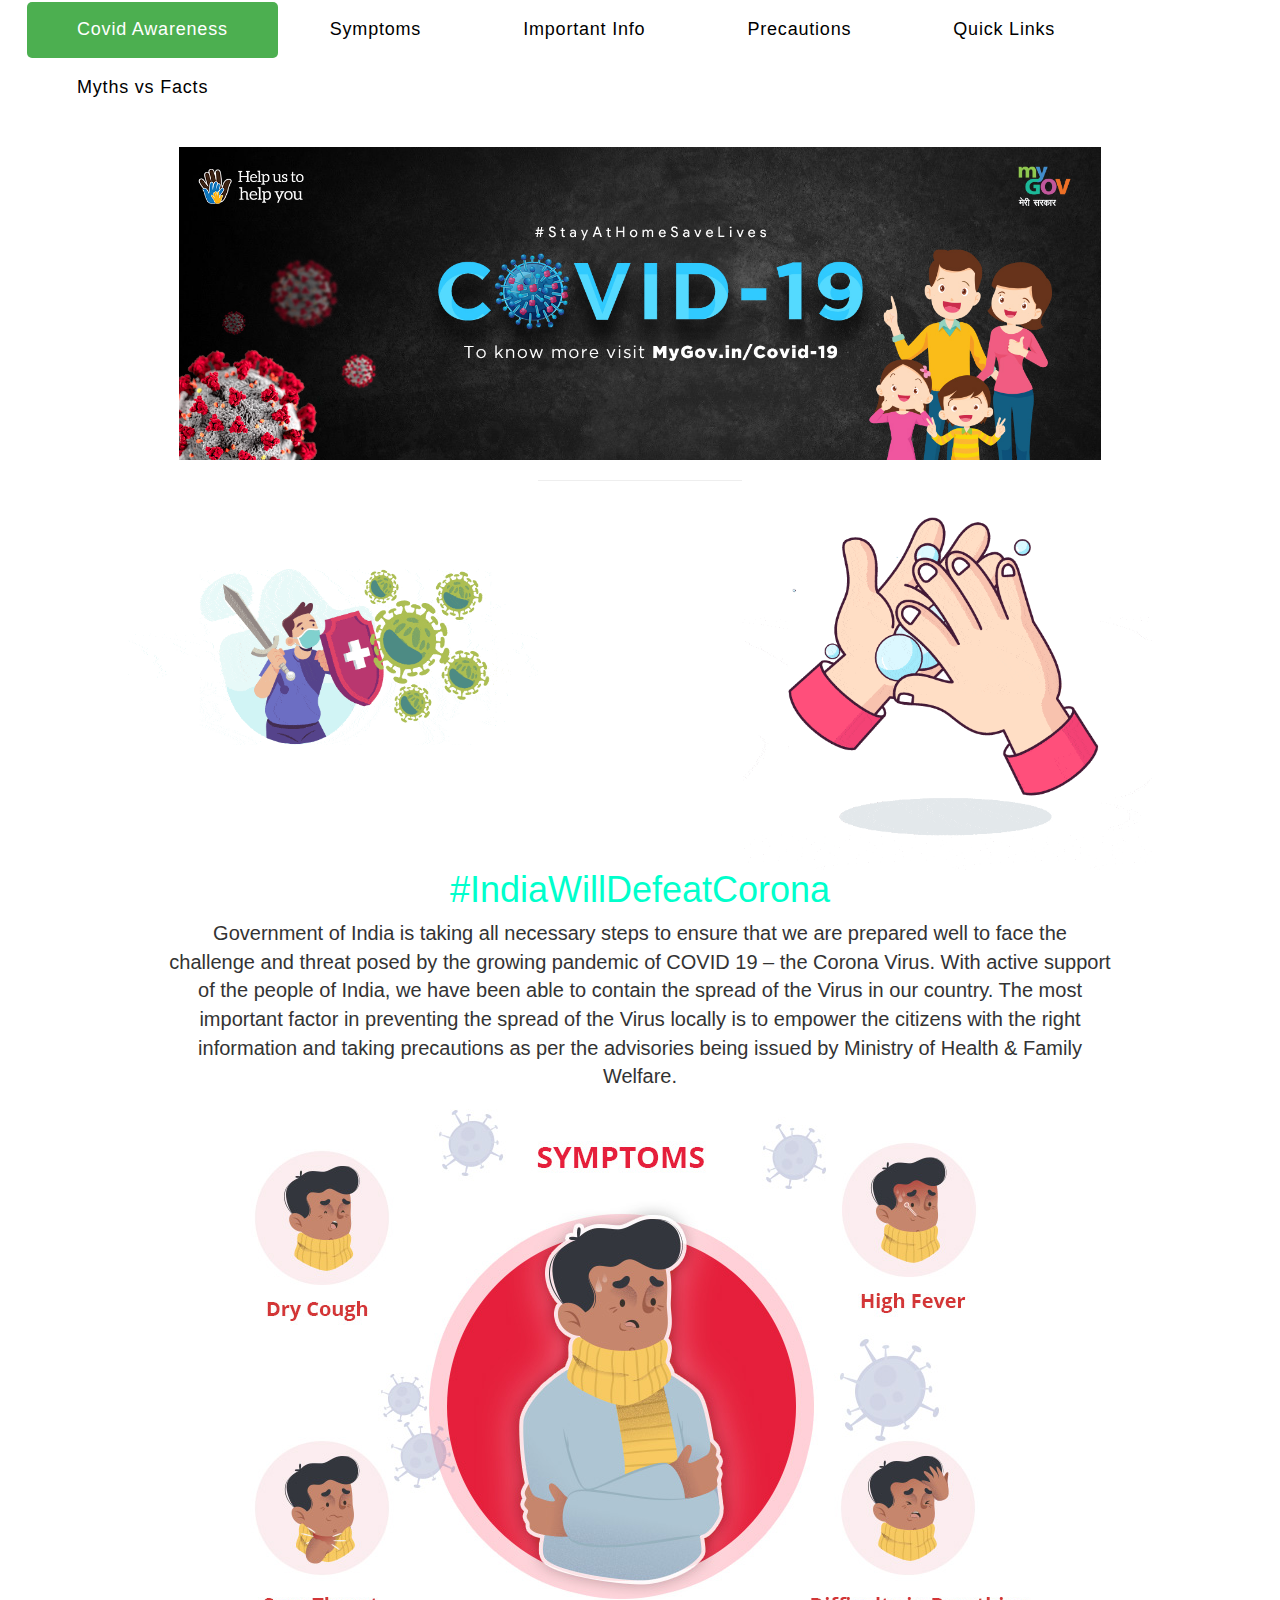
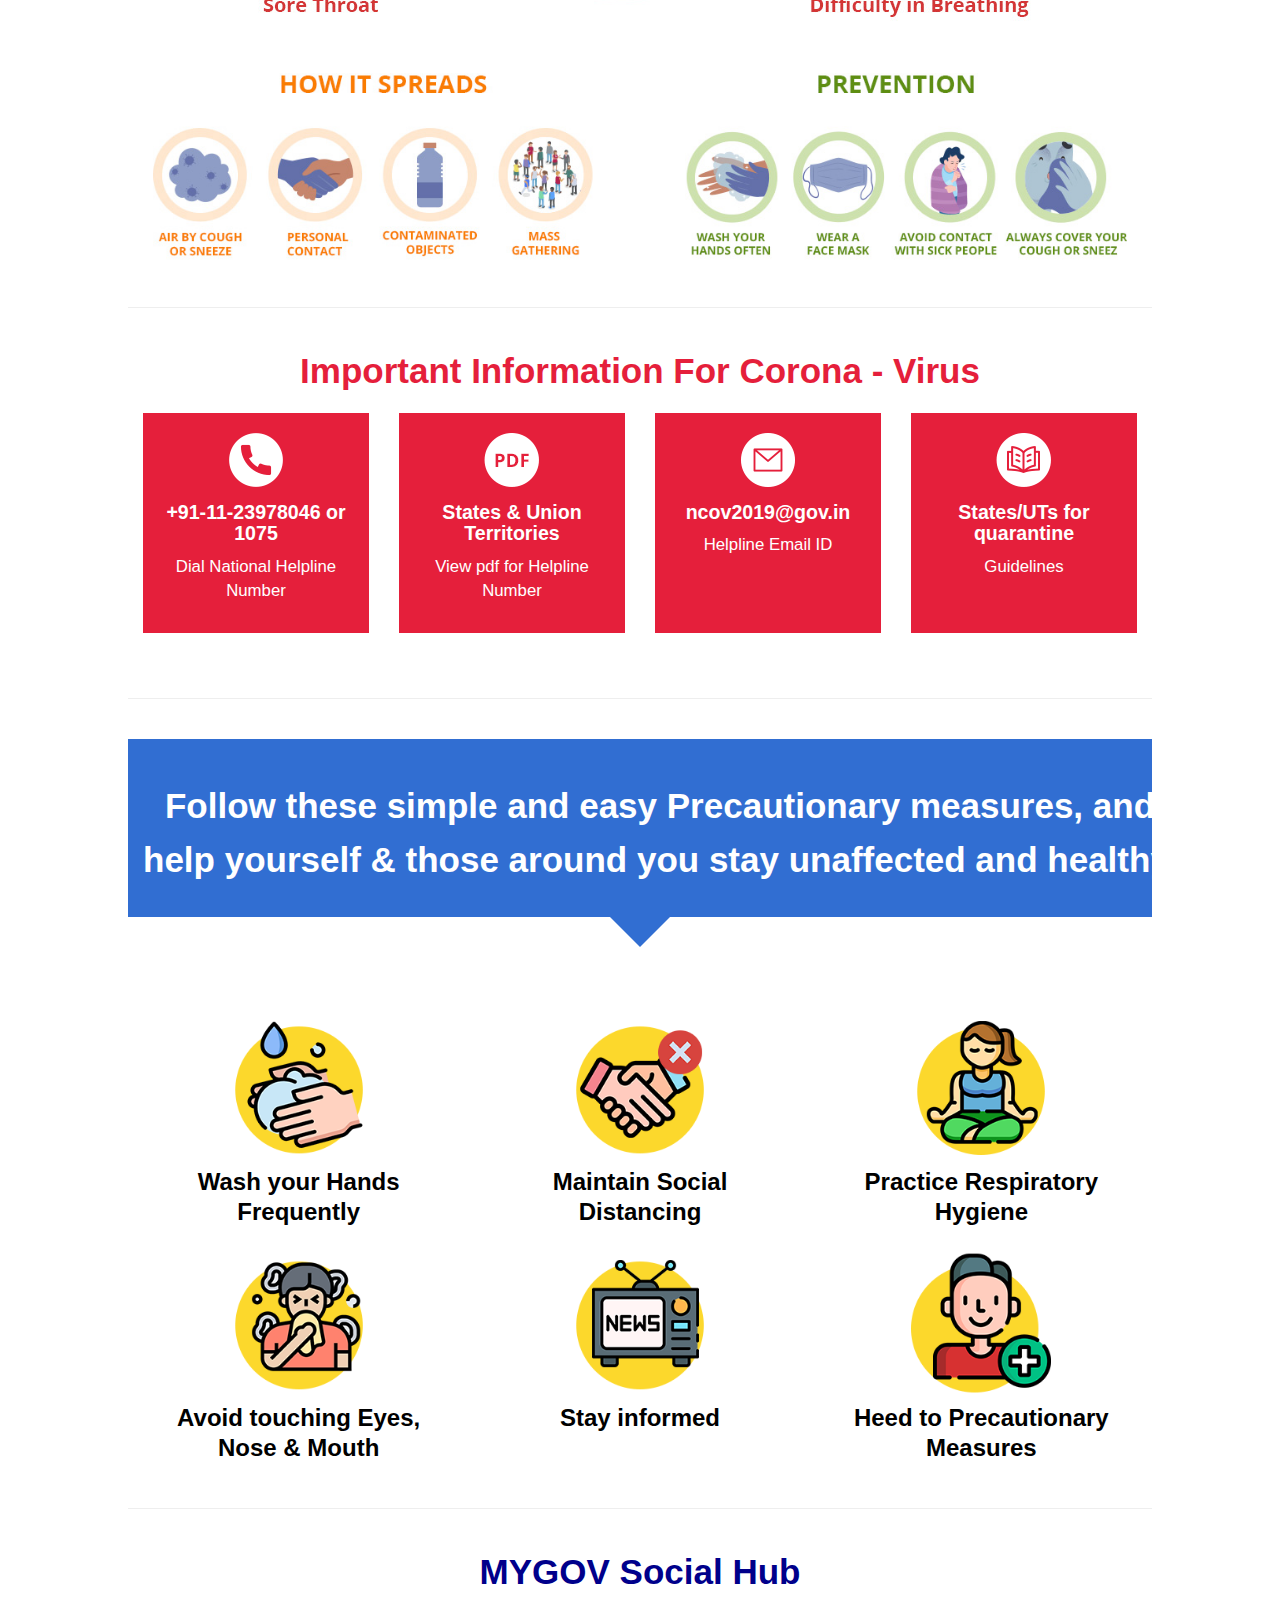
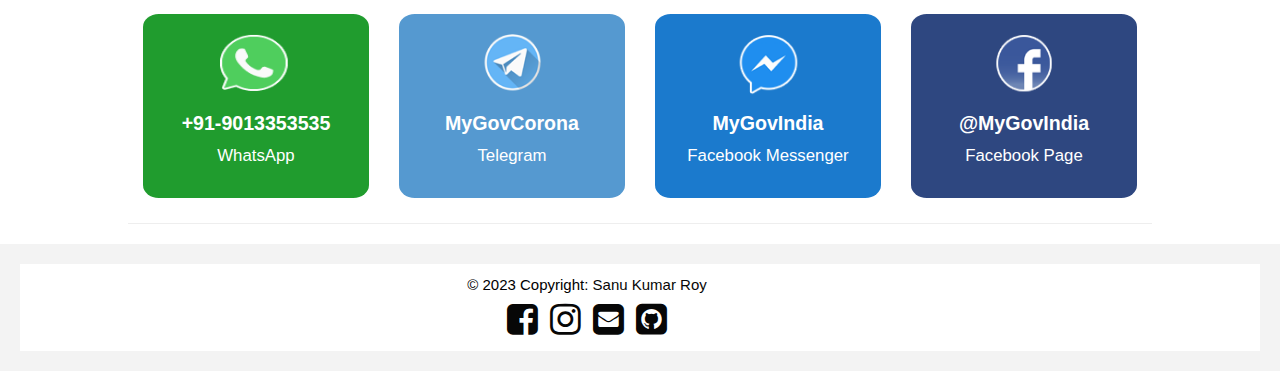
<file: Covid-Awareness-Website/index.html>
<!DOCTYPE html>
<html>
  <head>
    <title>Covid Awareness Website</title>
    <link rel="stylesheet" type="text/css" href="css/main.css" />
    <link rel="stylesheet" type="text/css" href="css/bootstrap.min.css" />
    <link
      href="//maxcdn.bootstrapcdn.com/font-awesome/4.1.0/css/font-awesome.min.css"
      rel="stylesheet"
    />
  </head>

  <body>
    <nav>
      <li><a class="active" href="index.html">Covid Awareness</a></li>
      <li><a href="#symptoms">Symptoms</a></li>
      <li><a href="#impinfo">Important Info</a></li>
      <li><a href="#precautions">Precautions</a></li>
      <li><a href="page2.html#quicklinks">Quick Links</a></li>
      <li><a href="page2.html#mythbusters">Myths vs Facts</a></li>
    </nav>

    <div class="content">
      <div class="image1">
        <img src="img/MainImage.jpg" />
      </div>

      <div class="Gif">
        <div class="Gif1">
          <img src="img/gif/Gif1.gif" style="width: 100%" />
        </div>
        <div class="Gif2">
          <img src="img/gif/Gif2.gif" style="width: 100%" />
        </div>
      </div>
      <hr />
      <br />

      <center>
        <h1 id="hashtag1">#IndiaWillDefeatCorona</h1>
      </center>
      <center>
        <p id="symptoms">
          Government of India is taking all necessary steps to ensure that we
          are prepared well to face the challenge and threat posed by the
          growing pandemic of COVID 19 – the Corona Virus. With active support
          of the people of India, we have been able to contain the spread of the
          Virus in our country. The most important factor in preventing the
          spread of the Virus locally is to empower the citizens with the right
          information and taking precautions as per the advisories being issued
          by Ministry of Health & Family Welfare.
        </p>
      </center>

      <div>
        <center><img src="img/symptoms.jpg" /></center>
      </div>

      <div class="CauseSolution">
        <div class="Causes">
          <img src="img/block-one.jpg" style="width: 100%" />
        </div>
        <div class="Causes">
          <img src="img/block-two.jpg" style="width: 100%" />
        </div>
      </div>
      <hr />

      <div class="imp-info-area" id="impinfo">
        <h3 class="important-heading">
          <strong>Important Information For Corona - Virus</strong>
        </h3>
        <div class="block">
          <div class="icon">
            <img src="img/impinfo/icon-one.png" alt="" />
          </div>
          <div class="text-area">
            <h3><strong>+91-11-23978046 or 1075</strong></h3>
            <p>Dial National Helpline Number</p>
          </div>
        </div>

        <div class="block">
          <div class="icon">
            <a
              href="https://www.mohfw.gov.in/pdf/coronvavirushelplinenumber.pdf"
              target="_blank"
            >
              <img src="img/impinfo/icon-two.png" alt="" />
            </a>
          </div>
          <div class="text-area">
            <a
              href="https://www.mohfw.gov.in/pdf/coronvavirushelplinenumber.pdf"
              target="_blank"
            >
              <h3><strong>States &amp; Union Territories</strong></h3>
              <p></p>
            </a>
            <p>
              <a
                href="https://www.mohfw.gov.in/pdf/coronvavirushelplinenumber.pdf"
                target="_blank"
                >View pdf for Helpline Number</a
              >
            </p>
          </div>
        </div>

        <div class="block">
          <div class="icon">
            <a href="mailto:ncov2019@gov.in">
              <img src="img/impinfo/icon-three.png" alt="" />
            </a>
          </div>
          <div class="text-area">
            <a href="mailto:ncov2019@gov.in">
              <h3><strong>ncov2019@gov.in</strong></h3>
              <p>Helpline Email ID</p>
            </a>
          </div>
        </div>

        <div class="block">
          <div class="icon">
            <a
              href="https://www.mohfw.gov.in/pdf/SOPforqurantine.pdf"
              target="_blank"
            >
              <img src="img/impinfo/icon-four.png" alt="" />
            </a>
          </div>
          <div class="text-area">
            <a
              href="https://www.mohfw.gov.in/pdf/SOPforqurantine.pdf"
              target="_blank"
            >
              <h3><strong>States/UTs for quarantine</strong></h3>
            </a>
            <a
              href="https://www.mohfw.gov.in/pdf/SOPforqurantine.pdf"
              target="_blank"
            >
              <p>Guidelines</p>
            </a>
          </div>
        </div>
      </div>
      <br />
      <hr />
      <br />

      <section class="followSteps" id="precautions">
        <div class="stepHeading">
          <div class="container text-center">
            <h2>
              Follow these simple and easy Precautionary measures, and help
              yourself & those around you stay unaffected and healthy.
            </h2>
          </div>
        </div>
        <div class="steps-covid">
          <div class="container-fluid">
            <div class="row">
              <div class="col-xs-4">
                <div class="covidThumb">
                  <img src="img/icons/icon-1.png" alt="icon" />
                  <span>Wash your Hands <br />Frequently </span>
                </div>
              </div>
              <div class="col-xs-4">
                <div class="covidThumb">
                  <img src="img/icons/icon-2.png" alt="icon" />
                  <span>Maintain Social <br />Distancing </span>
                </div>
              </div>
              <div class="col-xs-4">
                <div class="covidThumb">
                  <img src="img/icons/icon-3.png" alt="icon" />
                  <span>Practice Respiratory <br />Hygiene </span>
                </div>
              </div>
            </div>
            <div class="row">
              <div class="col-xs-4">
                <div class="covidThumb">
                  <img src="img/icons/icon-4.png" alt="icon" />
                  <span>Avoid touching Eyes, <br />Nose & Mouth </span>
                </div>
              </div>
              <div class="col-xs-4">
                <div class="covidThumb">
                  <img src="img/icons/icon-5.png" alt="icon" />
                  <span>Stay informed </span>
                </div>
              </div>
              <div class="col-xs-4">
                <div class="covidThumb">
                  <img src="img/icons/icon-6.png" alt="icon" />
                  <span>Heed to Precautionary <br />Measures </span>
                </div>
              </div>
            </div>
          </div>
        </div>
      </section>
      <hr />
      <div class="social-hub" id="socialhub">
        <h3 class="important-heading">
          <strong>MYGOV Social Hub</strong>
        </h3>
        <div class="block whatsapp">
          <div class="icon">
            <a href="https://wa.me/919013353535?text=Hi" target="_blank">
              <img src="img/icons/whatsapp.png" alt="" />
            </a>
          </div>
          <div class="text-area">
            <a href="https://wa.me/919013353535?text=Hi" target="_blank">
              <h3><strong>+91-9013353535</strong></h3>
            </a>
            <p>
              <a href="https://wa.me/919013353535?text=Hi" target="_blank"
                >WhatsApp</a
              >
            </p>
          </div>
        </div>

        <div class="block telegram">
          <div class="icon">
            <a href="https://t.me/MyGovCoronaNewsdesk" target="_blank">
              <img src="img/icons/telegram.png" alt="" />
            </a>
          </div>
          <div class="text-area">
            <a href="https://t.me/MyGovCoronaNewsdesk" target="_blank">
              <h3><strong>MyGovCorona</strong></h3>
              <p></p>
            </a>
            <p>
              <a href="https://t.me/MyGovCoronaNewsdesk" target="_blank"
                >Telegram</a
              >
            </p>
          </div>
        </div>

        <div class="block messenger">
          <div class="icon">
            <a href="https://www.messenger.com/t/MyGovIndia" target="_blank">
              <img src="img/icons/messenger.png" alt="" />
            </a>
          </div>
          <div class="text-area">
            <a href="https://www.messenger.com/t/MyGovIndia" target="_blank">
              <h3><strong>MyGovIndia</strong></h3>
              <p></p>
            </a>
            <p>
              <a href="https://www.messenger.com/t/MyGovIndia" target="_blank"
                >Facebook Messenger</a
              >
            </p>
          </div>
        </div>

        <div class="block facebook">
          <div class="icon">
            <a href="https://www.facebook.com/MyGovIndia/" target="_blank">
              <img src="img/icons/facebook.png" alt="" />
            </a>
          </div>
          <div class="text-area">
            <a href="https://www.facebook.com/MyGovIndia/" target="_blank">
              <h3><strong>@MyGovIndia</strong></h3>
              <p></p>
            </a>
            <p>
              <a href="https://www.facebook.com/MyGovIndia/" target="_blank"
                >Facebook Page</a
              >
            </p>
          </div>
        </div>
      </div>
      <hr />
    </div>

    <button onclick="topFunction()" id="myBtn" title="Go to top">Top</button>

    <script>
      // Get the button
      let mybutton = document.getElementById("myBtn");

      // When the user scrolls down 20px from the top of the document, show the button
      window.onscroll = function () {
        scrollFunction();
      };

      function scrollFunction() {
        if (
          document.body.scrollTop > 20 ||
          document.documentElement.scrollTop > 20
        ) {
          mybutton.style.display = "block";
        } else {
          mybutton.style.display = "none";
        }
      }

      // When the user clicks on the button, scroll to the top of the document
      function topFunction() {
        document.body.scrollTop = 0;
        document.documentElement.scrollTop = 0;
      }
    </script>

    <footer>
      <section id="lab_social_icon_footer" class="text-center">
    

          <div class="container ">
			<div class="text-center p-3" style="background-color: rgb(255, 255, 255);">
				© 2023 Copyright:
				<a class="" href="">Sanu Kumar Roy</a>
			  </div>
          <div class="text-center center-block">
            <a href="https://www.facebook.com/bootsnipp"
              ><i id="social-fb" class="fa fa-facebook-square fa-3x social"></i
            ></a>
            
			<a href="https://www.instagram.com/your_instagram_username"
       ><i id="social-ig" class="fa fa-instagram fa-3x social"></i
    ></a>
            <a href="mailto:#"
              ><i id="social-em" class="fa fa-envelope-square fa-3x social"></i
            ></a>
			<a href="https://github.com/your_github_username"
			><i id="social-gh" class="fa fa-github-square fa-3x social"></i
		 ></a>
           </div>
          </div>
	    </div>
      </section>
    </footer>
  </body>
</html>
</file>
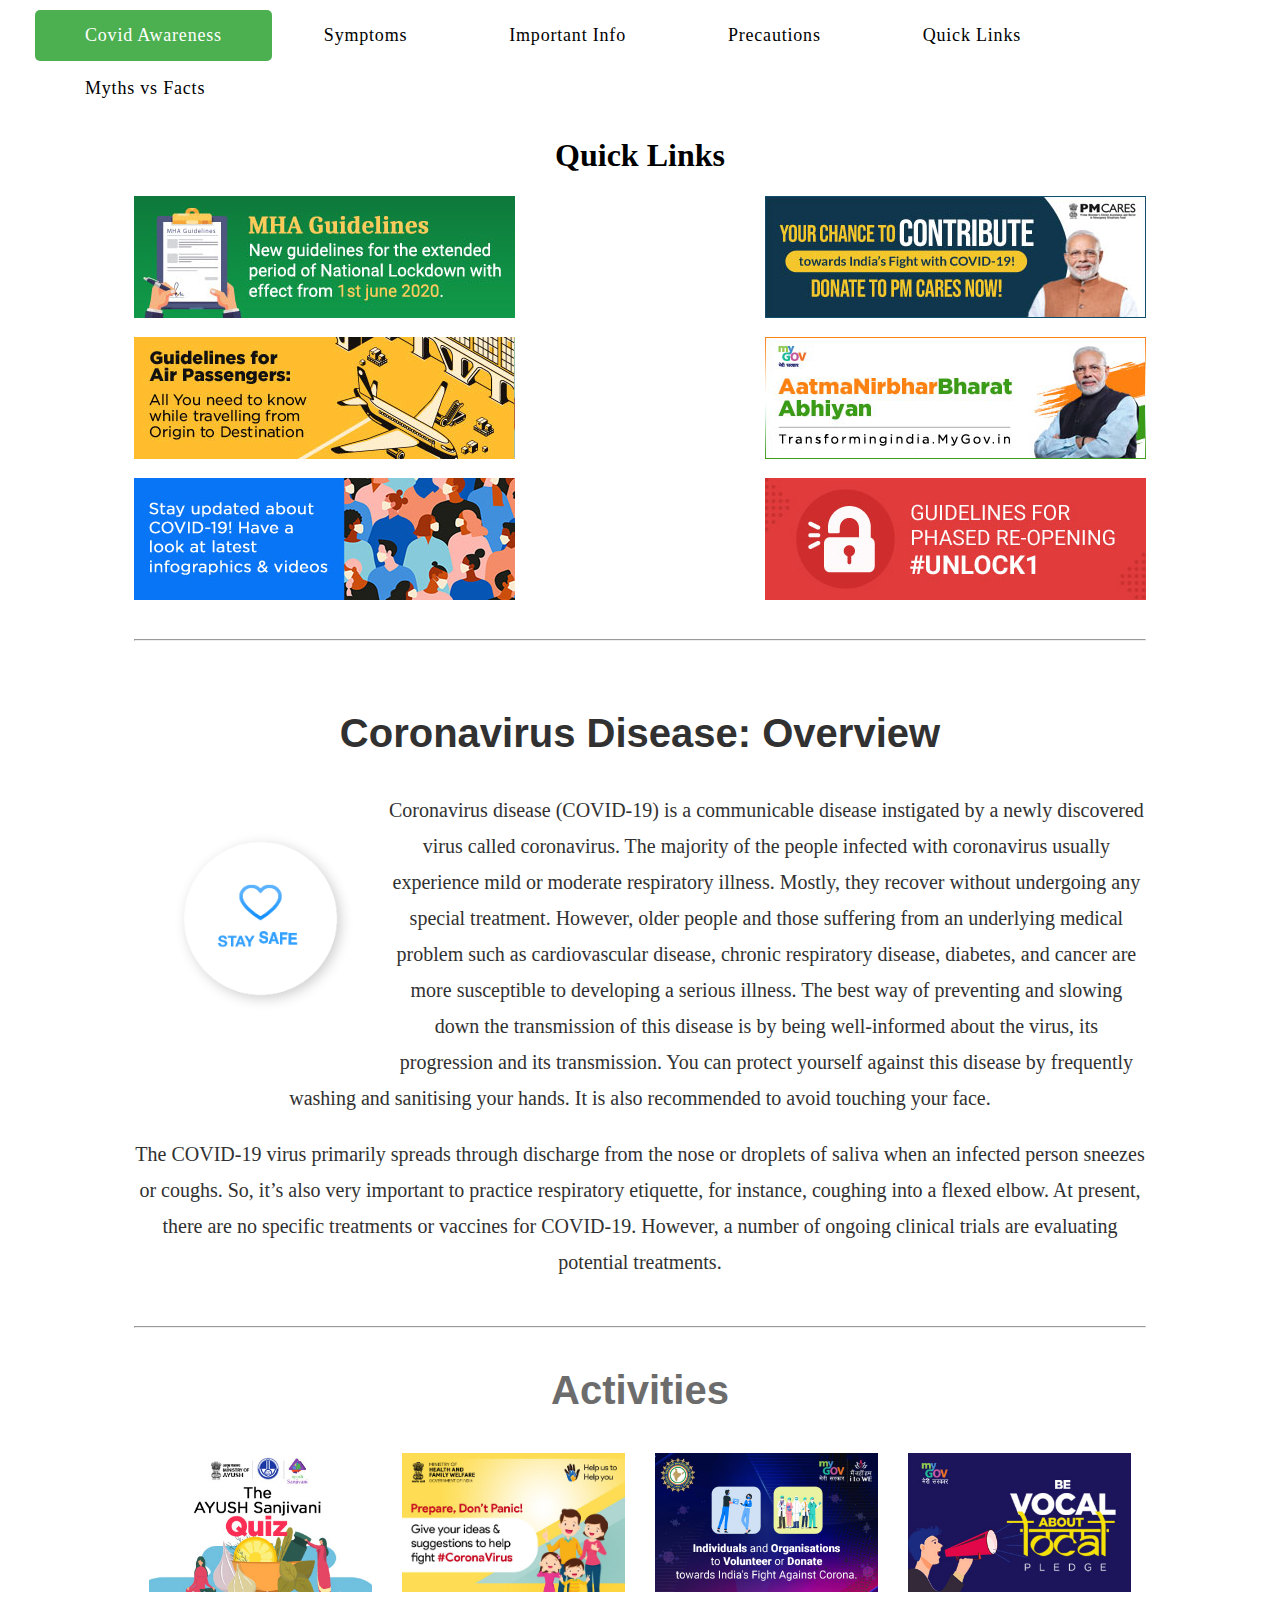
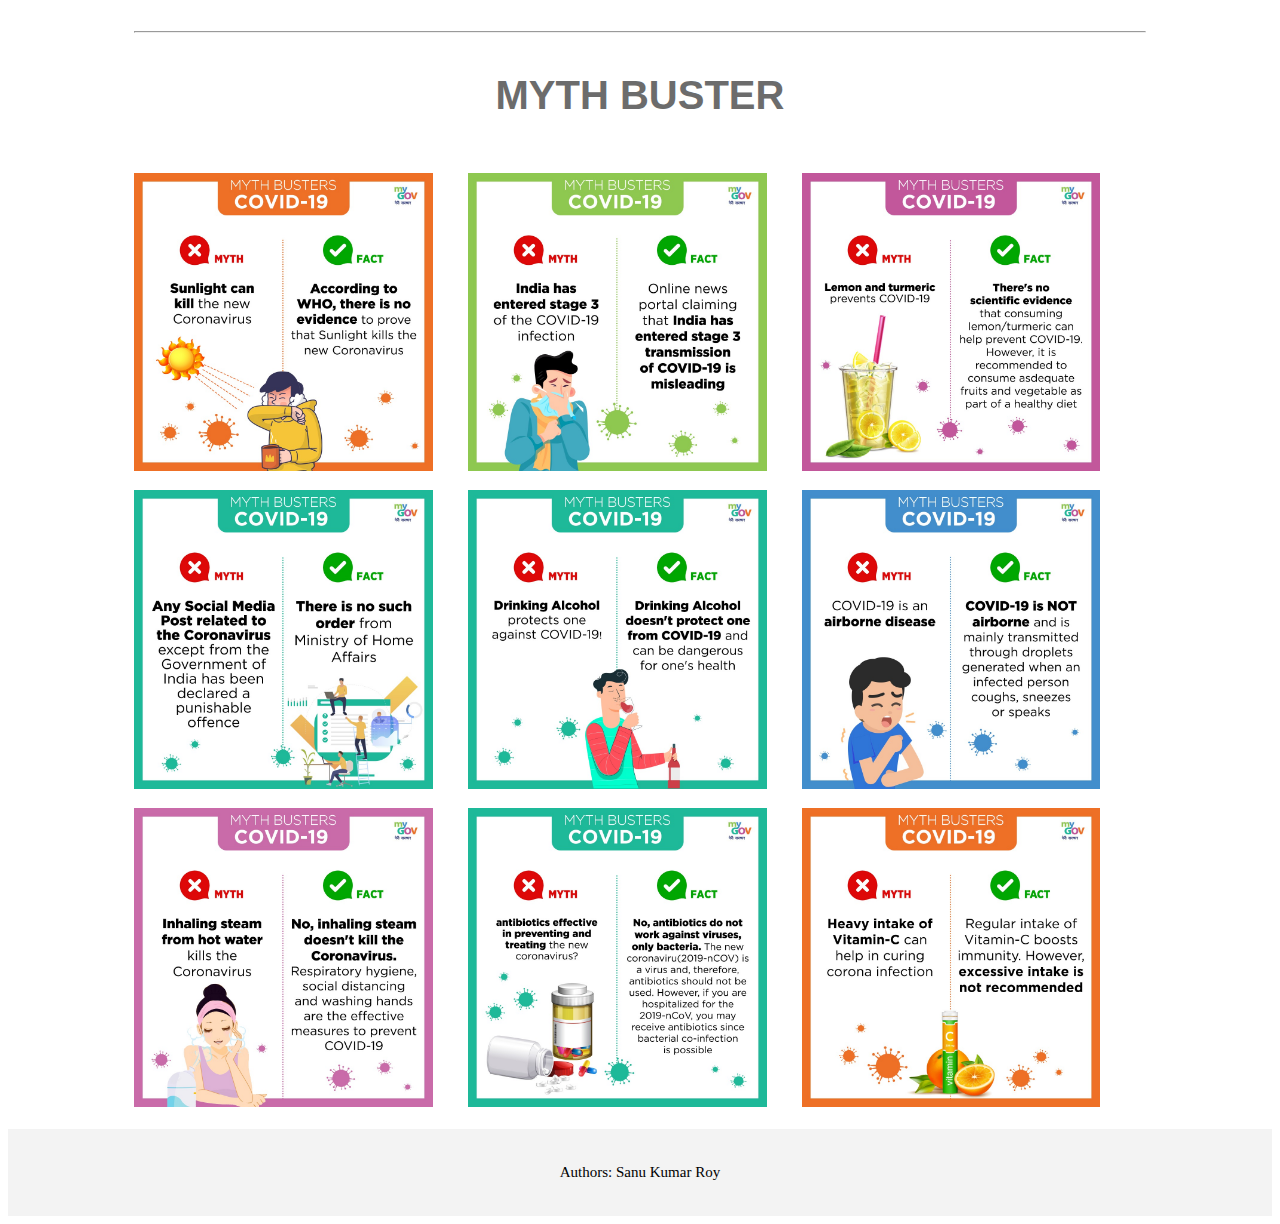
<file: Covid-Awareness-Website/page2.html>
<!DOCTYPE html>
<html>
<head>
	<title>Covid Awareness Website</title>
	<link rel="stylesheet" type="text/css" href="css/page2.css">
	<link rel="stylesheet" type="text/css" href="css/main.css">
</head>

<body>

	<nav>
		<li><a class="active" href="index.html">Covid Awareness</a></li>
		<li><a href="index.html#symptoms">Symptoms</a></li>
		<li><a href="index.html#impinfo">Important Info</a></li>
		<li><a href="index.html#precautions">Precautions</a></li>
		<li><a href="#quicklinks">Quick Links</a></li>
		<li><a href="#mythbusters">Myths vs Facts</a></li>
	</nav>

	<div class="content">

		<div class="quicklinks" id="quicklinks">
			<h1 align="center">Quick Links</h1>
			<div class="container">
				<div class="infoboxes">
					<a href="https://static.mygov.in/rest/s3fs-public/mygov_159098900251307401.pdf" title="Click to view details" target="_blank">
						<img src="img/quicklinks/mha5.jpg" />
					</a>
					<a href="https://www.pmcares.gov.in/en/" title="Click to view details" target="_blank">
						<img src="img/quicklinks/pmcare_donate.jpg" />
					</a>    
					<a href="https://static.mygov.in/rest/s3fs-public/mygov_159015121455063671.pdf" title="Click to view details" target="_blank">
						<img src="img/quicklinks/air-passenger.jpg" />
					</a>
					<a href="https://transformingindia.mygov.in/aatmanirbharbharat/" title="Click to view details" target="_blank">
						<img src="img/quicklinks/aatmanirbhar.jpg" />
					</a>
					<a href="https://transformingindia.mygov.in/covid-19" title="Click to view details" target="_blank">
						<img src="img/quicklinks/transformingindia.jpg" />
					</a>
					<a href="https://static.mygov.in/rest/s3fs-public/mygov_159107209055063671.pdf" title="Click to view details" target="_blank">
						<img src="img/quicklinks/unlock1.jpg" />
					</a>
				</div>
			</div>
		</div>
		<hr>

		<div class="overview">

			<h2 style="text-align: center;"> Coronavirus Disease: Overview </h2>

			<div class="Gif3">
				<img src="img/gif/Gif3.gif" style="width:100%">
			</div>	

			<center><p> Coronavirus disease (COVID-19) is a communicable disease instigated by a newly discovered virus called coronavirus. The majority of the people infected with coronavirus usually experience mild or moderate respiratory illness. Mostly, they recover without undergoing any special treatment. However, older people and those suffering from an underlying medical problem such as cardiovascular disease, chronic respiratory disease, diabetes, and cancer are more susceptible to developing a serious illness. The best way of preventing and slowing down the transmission of this disease is by being well-informed about the virus, its progression and its transmission. You can protect yourself against this disease by frequently washing and sanitising your hands. It is also recommended to avoid touching your face.	</p>
			<p> The COVID-19 virus primarily spreads through discharge from the nose or droplets of saliva when an infected person sneezes or coughs. So, it’s also very important to practice respiratory etiquette, for instance, coughing into a flexed elbow. At present, there are no specific treatments or vaccines for COVID-19. However, a number of ongoing clinical trials are evaluating potential treatments.</p></center>

		</div>
		<br><hr>

		<center>
			<p id="activities"><b>Activities</b></p>
		</center>
	        
        <div>
			<div class="Activity">
				<a href="https://www.mygov.in/group-issue/share-your-ideas-suggestions-help-fight-coronavirus/?utm_source=webcampaign&group_issue&285571">
					<img src="img/Activity1.jpg" style="width:100%">
				</a>
			</div>	
			<div class="Activity">
				<a href="https://quiz.mygov.in/quiz/the-ayush-sanjivani-quiz/">
					<img src="img/Activity2.jpg" style="width:100%">
				</a>
			</div>	
			<div class="Activity">
				<a href="https://self4society.mygov.in/">
					<img src="img/Activity3.jpg" style="width:100%">
				</a>
			</div>	
			<div class="Activity">
				<a href="https://pledge.mygov.in/vocalaboutlocal/">
					<img src="img/Activity4.jpg" style="width:100%">
				</a>
			</div>	
	    </div>	
		    
		 <br><hr color="white">
		 <hr>

		 <center><p id="mythbusters"><b>MYTH BUSTER</b></p></center>    
		 <div class="myths">
			<div class="row">
				<div class="Myth">
					<img src="img/myths/Myth-16.jpg" style="width:100%">
				</div>
				<div class="Myth">
					<img src="img/myths/Myth-15.jpg" style="width:100%">
				</div>
				<div class="Myth">
					<img src="img/myths/Myth-14.jpg" style="width:100%">
				</div>
			</div>
			<br>
			<div class="row">
				<div class="Myth">
					<img src="img/myths/Myth-13.jpg" style="width:100%">
				</div>
				<div class="Myth">
					<img src="img/myths/Myth-12.jpg" style="width:100%">
				</div>
				<div class="Myth">
					<img src="img/myths/Myth-11.jpg" style="width:100%">
				</div>
			</div>
			<br>
			<div class="row">
				<div class="Myth">
					<img src="img/myths/Myth-10.jpg" style="width:100%">
				</div>
				<div class="Myth">
					<img src="img/myths/Myth-9.jpg" style="width:100%">
				</div>
				<div class="Myth">
					<img src="img/myths/Myth-8.jpg" style="width:100%">
				</div>
			</div>
			<br>
		</div>	
	</div><br>

	<button onclick="topFunction()" id="myBtn" title="Go to top">Top</button>

<script>
// Get the button
let mybutton = document.getElementById("myBtn");

// When the user scrolls down 20px from the top of the document, show the button
window.onscroll = function() {scrollFunction()};

function scrollFunction() {
  if (document.body.scrollTop > 20 || document.documentElement.scrollTop > 20) {
    mybutton.style.display = "block";
  } else {
    mybutton.style.display = "none";
  }
}

// When the user clicks on the button, scroll to the top of the document
function topFunction() {
  document.body.scrollTop = 0;
  document.documentElement.scrollTop = 0;
}
</script>

	<footer>
		<p>Authors: <a href="" target="_blank"> Sanu Kumar Roy</a></p>
	</footer>

</body>
</html>
</file>
<file: Covid-Awareness-Website/css/main.css>
/* Navbar start */

nav {
  list-style-type: none;
  margin: 1px solid black;
  padding: 0;
  margin-left: 0;
  overflow: hidden;
  border: 1px solid #ffffff;
  background-color: #ffffff;
  font-size: 18px;
  border-radius: 5px;
  text-align: center;
  margin-left: 25px;
}

nav li {
  float: left;
  margin: 1px;
  
}

nav li a {
  display: block;
  color: black;
  text-align: center;
  padding: 15px 50px;
  text-decoration: none;
  /*word-spacing: 2px;*/
  letter-spacing: 0.8px;
}

nav li a:hover:not(.active) {
  background-color:  #42b1fa;
  text-decoration: none;
  border-radius: 5px;
  /*text-underline-position: none;*/
}

nav li a.active {
  color: white;
  background-color: #4CAF50;
  text-decoration: none;
  border-radius: 5px;
}

/* Navbar end */

/* slide show */

* {box-sizing:border-box}

/* Slideshow container */
.slideshow-container {
  max-width: 1000px;
  position: relative;
  margin: auto;
}

/* Hide the images by default */
.mySlides {
  display: none;
}

/* Next & previous buttons */
.prev, .next {
  cursor: pointer;
  position: absolute;
  top: 50%;
  width: auto;
  margin-top: -22px;
  padding: 16px;
  color: white;
  font-weight: bold;
  font-size: 18px;
  transition: 0.6s ease;
  border-radius: 0 3px 3px 0;
  user-select: none;
}

/* Position the "next button" to the right */
.next {
  right: 0;
  border-radius: 3px 0 0 3px;
}

/* On hover, add a black background color with a little bit see-through */
.prev:hover, .next:hover {
  background-color: rgba(0,0,0,0.8);
}

/* Caption text */
.text {
  color: #f2f2f2;
  font-size: 15px;
  padding: 8px 12px;
  position: absolute;
  bottom: 8px;
  width: 100%;
  text-align: center;
}

/* Number text (1/3 etc) */
.numbertext {
  color: #f2f2f2;
  font-size: 12px;
  padding: 8px 12px;
  position: absolute;
  top: 0;
}

/* The dots/bullets/indicators */
.dot {
  cursor: pointer;
  height: 15px;
  width: 15px;
  margin: 0 2px;
  background-color: #bbb;
  border-radius: 50%;
  display: inline-block;
  transition: background-color 0.6s ease;
}

.active, .dot:hover {
  background-color: #717171;
}

/* Fading animation */
.fade {
  animation-name: fade;
  animation-duration: 1.5s;
}

@keyframes fade {
  from {opacity: .4}
  to {opacity: 1}
}

/* slide show */


.content {
  margin: auto;
  max-width: 80%;
}

hr {
  height: 1px;
  background-color: #ccc;
}

#Title{
  font-size:40px;
  font-size: bold;
  color: #1a75ff;
  text-align: center;
}

.image1 img {
  margin-left: 5%;
  width: 90%;
  height: 100%;
  padding-top: 30px;
  transition: transform .8s ease-in-out;
}

.image1 img:hover {
  transform: scale(1.1);
}

.overview {
  padding-top: 25px;
}

.overview h2 {
  font-size: 40px;
  color: #313131;
  line-height: 1.3em;
  font-weight: 700;
  font-family: 'Work Sans', sans-serif;
}

.overview p {
  font-size: 20px;
  line-height: 1.8;
  color: #313131;
}

#hashtag1{
  color: #00ffcc
}

#symptoms{
  font-size:20px; 
  padding-left: 40px;
  padding-right: 40px;
}

*{
  box-sizing: border-box;
}

.Gif1 {
  float: left;
  width: 40%;
}

.Gif2 {
  float: right;
  width: 40%;
}

.Gif3 {
  float: left;
  width: 25%;
}

.Causes {
  float: left;
  width: 50%;
  padding: 25px;
  padding-top: 50px;

}
.CauseSolution::after {
  content: "";
  clear: both;
  display: table;
}


/* Important information start */

.imp-info-area {
  margin-top: 25px;
  margin-bottom: 25px;
  display: flex;
  flex-wrap: wrap;
  justify-content: space-around;
}

.block {
  width: 22%;
  float: left;
  padding: 20px;
  background-color: #e51f3b;
  transition: transform 1s ease-in-out;
}

.block:hover {
  transform: scale(1.1);
  box-shadow: 0 0 10px rgba(0, 0, 0, 0.5);
}

.important-heading {
  width: 100%;
  margin-bottom: 25px;
  color: #e51f3b;
  font-size: 2.5em;
  text-align: center;
  font-weight: normal;
  line-height: 35px;
}

.icon {
  text-align: center;
}

.text-area {
  color: #fff;
  text-align: center;
}

.text-area p {
  color: #fff;
  text-align: center;
  font-size: 1.2em;
}

.text-area a {
  color: #fff;
  text-align: center;
  text-decoration: none;
}

.text-area a:hover {
  color: #fff;
  text-align: center;
  text-decoration: none;
}

.text-area h3 {
  color: #fff;
  font-size: 1.4em;
  margin-top: 15px;
}

/* Important information end */

/*Precautions section start*/


.stepHeading
{ 
  background: #316ed2; 
  padding: 20px 0; 
  position: relative
}

.stepHeading h2
{ 
  font-size: 35px; 
  color: #fff; 
  line-height: 54px; 
  font-weight: bold;
}

.stepHeading::after{
  top: 100%;
  left: 50%;
  border: solid transparent;
  content: " ";
  height: 0;
  width: 0;
  position: absolute;
  pointer-events: none;
  border-color: rgba(49, 110, 210, 0);
  border-top-color: #316ed2;
  border-width: 30px;
  margin-left: -30px;
}

.steps-covid
{ 
  padding: 100px 0 0 0;
}

.covidThumb
{ 
  text-align: center; 
}

.covidThumb img 
{ 
  width: 140px;
  transition: transform .8s ease-in-out;
}

.covidThumb img:hover {
  transform: scale(1.2);
}

.covidThumb span
{ 
  display: block; 
  font-size: 24px; 
  line-height: 30px; 
  font-weight: bold; 
  color: #000; 
  margin-top: 5px;
  margin-bottom: 25px;
}  

/*Precautions section end*/


/*Footer starts*/

footer {
  text-align: center;
  padding: 20px;
  background-color: #f3f3f3;
  color: black;
  font-size: 15px;
}

footer a {
  color: black;
  text-decoration: none;
}

footer a:hover{
  text-decoration: none;
  color: black;
}

footer a:active {
  text-decoration: none;
  color: black;
}

footer a:visited {
  text-decoration: none;
  color: black;
}

/*Footer marker-end: */


.social-hub {
  margin-top: 25px;
  margin-bottom: 25px;
  display: flex;
  flex-wrap: wrap;
  justify-content: space-around;
}

.social-hub .block {
  border-radius: 7%;
}

.social-hub .important-heading {
  color: darkblue;
}

.social-hub .icon img {
  width: 72px;
  height: 64px;
}

.social-hub .whatsapp {
  background-color: #209c2e;
}

.social-hub .telegram {
  background-color: #5599d0;
}

.social-hub .messenger {
  background-color: #1b7acd;
}

.social-hub .facebook {
  background-color: #2e4780;
}

#myBtn {
  display: none;
  position: fixed;
  bottom: 20px;
  right: 30px;
  z-index: 99;
  font-size: 18px;
  border: none;
  outline: none;
  background-color: red;
  color: white;
  cursor: pointer;
  padding: 15px;
  border-radius: 4px;
}

#myBtn:hover {
  background-color: #555;
}

#lab_social_icon_footer {
  padding: 10px 0;
  background-color: #ffffff;
  
}

#lab_social_icon_footer a {
  color: #070707;
}

#lab_social_icon_footer .social:hover {
  -webkit-transform: scale(1.1);
  -moz-transform: scale(1.1);
  -o-transform: scale(1.1);
}

#lab_social_icon_footer .social {
  -webkit-transform: scale(0.8);
  /* Browser Variations: */
  
  -moz-transform: scale(0.8);
  -o-transform: scale(0.8);
  -webkit-transition-duration: 0.5s;
  -moz-transition-duration: 0.5s;
  -o-transition-duration: 0.5s;
}
/*
    Multicoloured Hover Variations
*/

#lab_social_icon_footer #social-fb:hover {
  color: #3B5998;
}

#lab_social_icon_footer #social-tw:hover {
  color: #4099FF;
}

#lab_social_icon_footer #social-ig:hover {
  color: #d34836;
}

#lab_social_icon_footer #social-em:hover {
  color: #e63232;
}
</file>
<file: Covid-Awareness-Website/css/page2.css>
/* Quick links */

.quicklinks {	
	margin: 0 auto;	
}

.infoboxes {
	margin-bottom: 20px;
	display: flex;
	justify-content: space-between;
	flex-wrap: wrap;
}

.infoboxes a {
	margin-bottom: 15px;
}

/* Quick Links end */


/* Activities Section */

#activities, #mythbusters{
	font-family: 'Roboto', sans-serif;
	font-size: 40px;
	font-weight: bold;
	vertical-align: baseline;
	text-decoration: none;
	color: #6c6c6c;
}

.Activity {
  float: left;
  width: 25%;
  padding: 15px;
  padding-top: 0px;
  padding-bottom: 25px;
  transition: transform 0.5s ease-in-out;
}

.Activity:hover {
  transform: scale(1.05);
  
}

/* Activities Section end */

/* Myths Section */

.Myth {
  float: left;
  width: 33%;
  padding: 15px 35px 0 0;
  transition: transform .8s ease-in-out;
}

.Myth:hover{
  transform: scale(1.03);
}

.content::after {
  content: "";
  clear: both;
  display: table;
}

#myBtn {
  display: none;
  position: fixed;
  bottom: 20px;
  right: 30px;
  z-index: 99;
  font-size: 18px;
  border: none;
  outline: none;
  background-color: red;
  color: white;
  cursor: pointer;
  padding: 15px;
  border-radius: 4px;
}

#myBtn:hover {
  background-color: #555;
}

/* Myths Section end */
</file>
